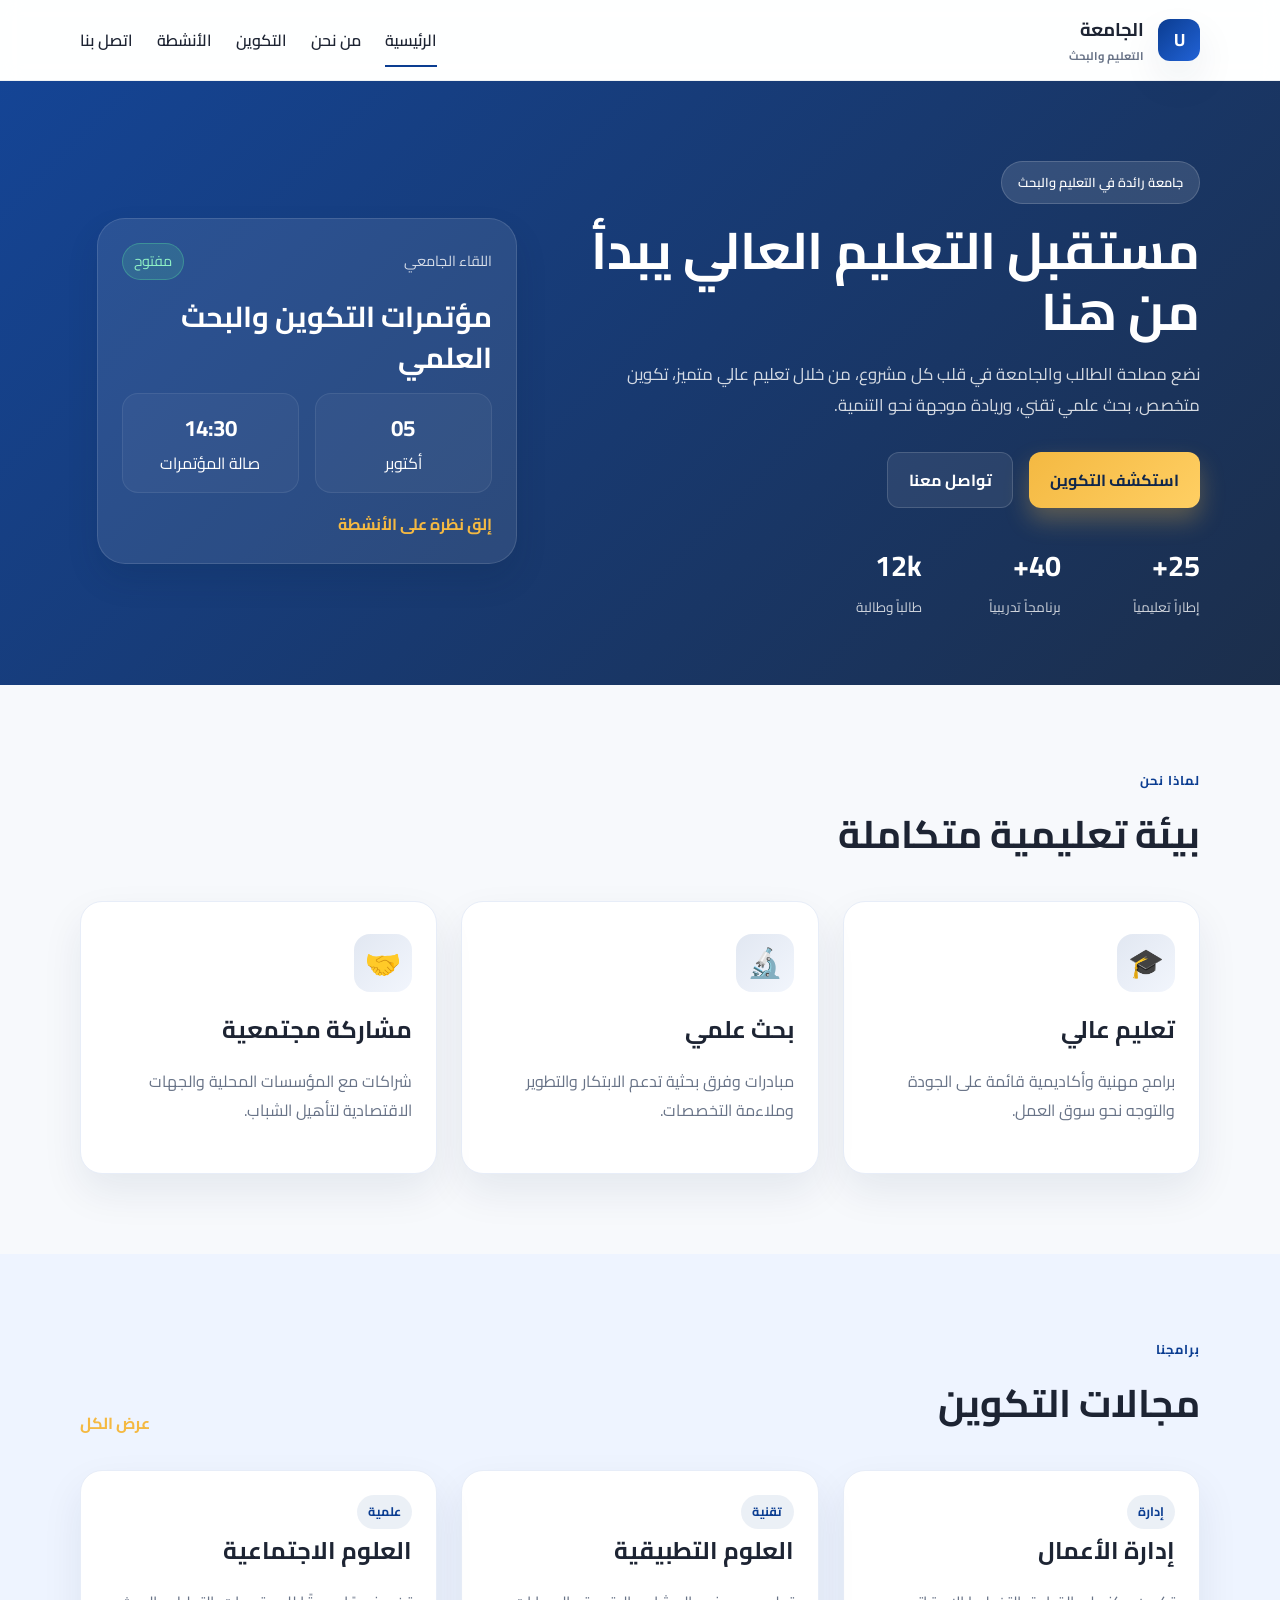
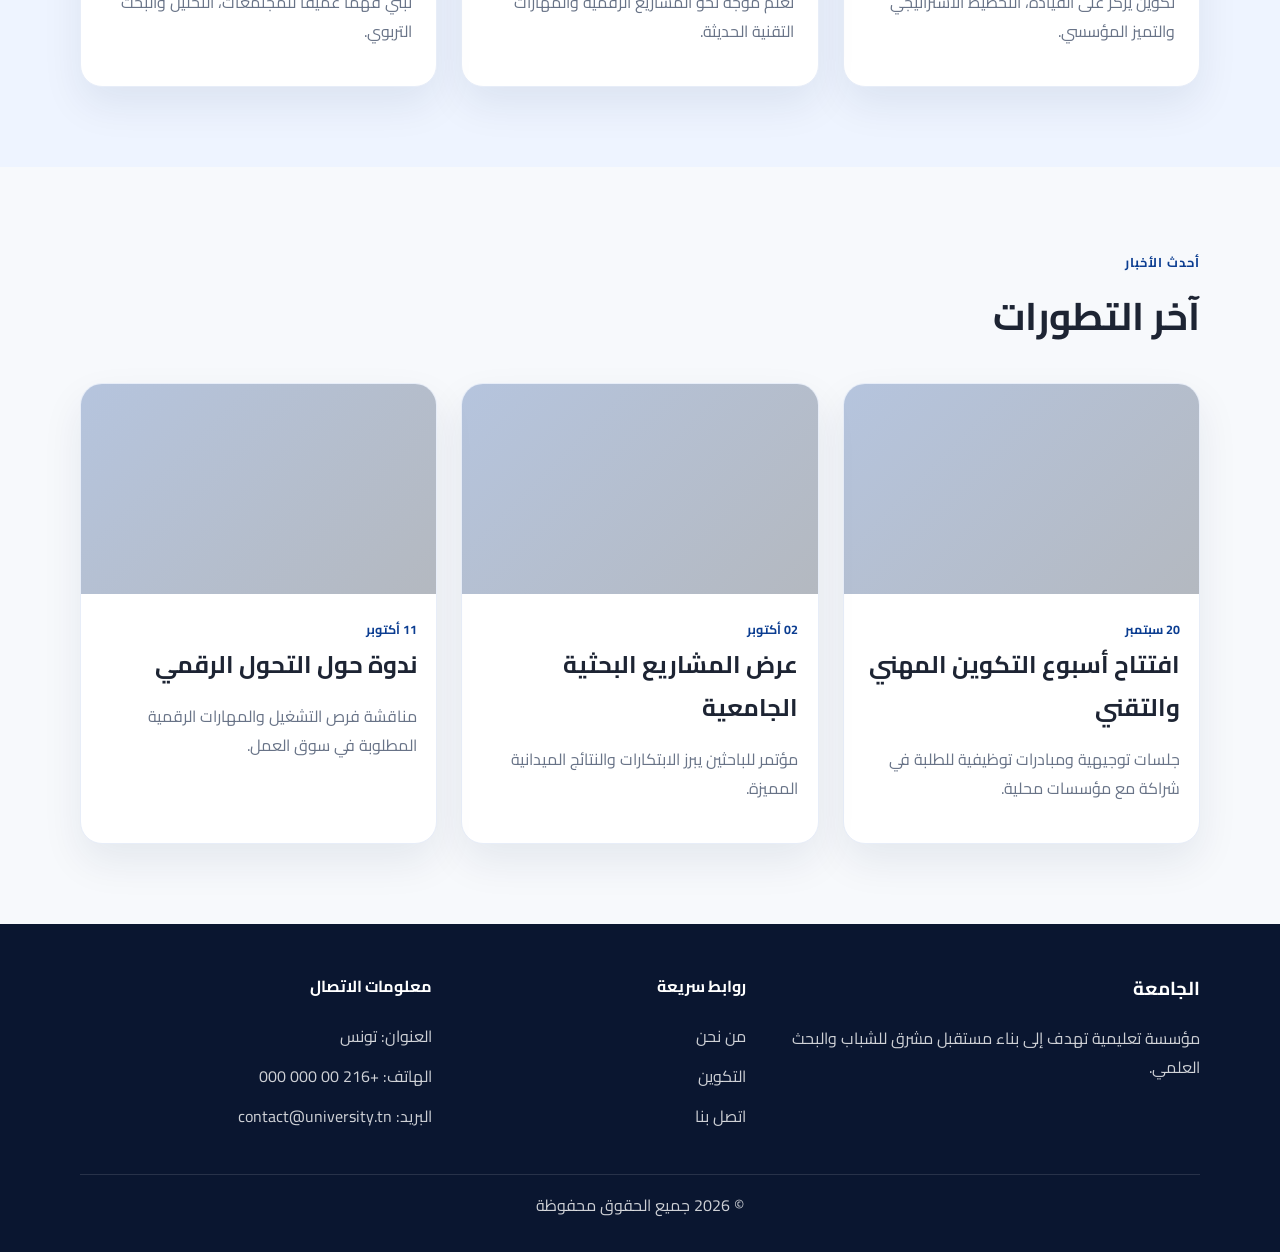
<file: index.html>
<!DOCTYPE html>
<html lang="ar" dir="rtl">
  <head>
    <meta charset="UTF-8" />
    <meta name="viewport" content="width=device-width, initial-scale=1.0" />
    <title>الجامعة التونسية - الصفحة الرئيسية</title>
    <meta
      name="description"
      content="جامعة حديثة تقدم تعليم عالي، تكوين، بحث علمي وخدمات مؤسساتية." />
    <link rel="preconnect" href="https://fonts.googleapis.com" />
    <link rel="preconnect" href="https://fonts.gstatic.com" crossorigin />
    <link
      href="https://fonts.googleapis.com/css2?family=Cairo:wght@400;500;600;700;800&display=swap"
      rel="stylesheet" />
    <link rel="stylesheet" href="styles.css" />
  </head>
  <body>
    <header class="site-header">
      <div class="container nav-wrap">
        <a href="index.html" class="brand" aria-label="الجامعة التونسية">
          <span class="brand-mark">U</span>
          <div>
            <strong>الجامعة</strong>
            <small>التعليم والبحث</small>
          </div>
        </a>

        <button class="nav-toggle" aria-label="فتح القائمة" aria-expanded="false">
          <span></span><span></span><span></span>
        </button>

        <nav class="main-nav">
          <a href="index.html" class="active">الرئيسية</a>
          <a href="about.html">من نحن</a>
          <a href="formations.html">التكوين</a>
          <a href="actualites.html">الأنشطة</a>
          <a href="contact.html">اتصل بنا</a>
        </nav>
      </div>
    </header>

    <main>
      <section class="hero">
        <div class="container hero-grid">
          <div class="hero-content">
            <span class="pill">جامعة رائدة في التعليم والبحث</span>
            <h1>مستقبل التعليم العالي يبدأ من هنا</h1>
            <p>
              نضع مصلحة الطالب والجامعة في قلب كل مشروع، من خلال تعليم عالي
              متميز، تكوين متخصص، بحث علمي تقني، وريادة موجهة نحو التنمية.
            </p>
            <div class="hero-actions">
              <a href="formations.html" class="btn btn-primary">استكشف التكوين</a>
              <a href="contact.html" class="btn btn-secondary">تواصل معنا</a>
            </div>
            <ul class="mini-stats">
              <li><strong>25+</strong><span>إطاراً تعليمياً</span></li>
              <li><strong>40+</strong><span>برنامجاً تدريبياً</span></li>
              <li><strong>12k</strong><span>طالباً وطالبة</span></li>
            </ul>
          </div>

          <div class="hero-panel">
            <div class="panel-card">
              <div class="panel-header">
                <span>اللقاء الجامعي</span>
                <span class="badge">مفتوح</span>
              </div>
              <h3>مؤتمرات التكوين والبحث العلمي</h3>
              <div class="event-list">
                <div>
                  <strong>05</strong>
                  <span>أكتوبر</span>
                </div>
                <div>
                  <strong>14:30</strong>
                  <span>صالة المؤتمرات</span>
                </div>
              </div>
              <a href="actualites.html" class="text-link">إلق نظرة على الأنشطة</a>
            </div>
          </div>
        </div>
      </section>

      <section class="section">
        <div class="container">
          <div class="section-head">
            <span class="eyebrow">لماذا نحن</span>
            <h2>بيئة تعليمية متكاملة</h2>
          </div>

          <div class="feature-grid">
            <article class="feature-card">
              <div class="icon-wrap">🎓</div>
              <h3>تعليم عالي</h3>
              <p>برامج مهنية وأكاديمية قائمة على الجودة والتوجه نحو سوق العمل.</p>
            </article>
            <article class="feature-card">
              <div class="icon-wrap">🔬</div>
              <h3>بحث علمي</h3>
              <p>مبادرات وفرق بحثية تدعم الابتكار والتطوير وملاءمة التخصصات.</p>
            </article>
            <article class="feature-card">
              <div class="icon-wrap">🤝</div>
              <h3>مشاركة مجتمعية</h3>
              <p>شراكات مع المؤسسات المحلية والجهات الاقتصادية لتأهيل الشباب.</p>
            </article>
          </div>
        </div>
      </section>

      <section class="section muted">
        <div class="container">
          <div class="section-head split">
            <div>
              <span class="eyebrow">برامجنا</span>
              <h2>مجالات التكوين</h2>
            </div>
            <a href="formations.html" class="text-link">عرض الكل</a>
          </div>

          <div class="program-grid">
            <article class="program-card">
              <span class="tag">إدارة</span>
              <h3>إدارة الأعمال</h3>
              <p>تكوين يركز على القيادة، التخطيط الاستراتيجي والتميز المؤسسي.</p>
            </article>
            <article class="program-card">
              <span class="tag">تقنية</span>
              <h3>العلوم التطبيقية</h3>
              <p>تعلم موجه نحو المشاريع الرقمية والمهارات التقنية الحديثة.</p>
            </article>
            <article class="program-card">
              <span class="tag">علمية</span>
              <h3>العلوم الاجتماعية</h3>
              <p>تبني فهمًا عميقًا للمجتمعات، التحليل والبحث التربوي.</p>
            </article>
          </div>
        </div>
      </section>

      <section class="section">
        <div class="container">
          <div class="section-head">
            <span class="eyebrow">أحدث الأخبار</span>
            <h2>آخر التطورات</h2>
          </div>

          <div class="news-grid">
            <article class="news-card">
              <div class="news-image image-one"></div>
              <div class="news-body">
                <span class="date">20 سبتمبر</span>
                <h3>افتتاح أسبوع التكوين المهني والتقني</h3>
                <p>جلسات توجيهية ومبادرات توظيفية للطلبة في شراكة مع مؤسسات محلية.</p>
              </div>
            </article>
            <article class="news-card">
              <div class="news-image image-two"></div>
              <div class="news-body">
                <span class="date">02 أكتوبر</span>
                <h3>عرض المشاريع البحثية الجامعية</h3>
                <p>مؤتمر للباحثين يبرز الابتكارات والنتائج الميدانية المميزة.</p>
              </div>
            </article>
            <article class="news-card">
              <div class="news-image image-three"></div>
              <div class="news-body">
                <span class="date">11 أكتوبر</span>
                <h3>ندوة حول التحول الرقمي</h3>
                <p>مناقشة فرص التشغيل والمهارات الرقمية المطلوبة في سوق العمل.</p>
              </div>
            </article>
          </div>
        </div>
      </section>
    </main>

    <footer class="site-footer">
      <div class="container footer-wrap">
        <div>
          <h3>الجامعة</h3>
          <p>مؤسسة تعليمية تهدف إلى بناء مستقبل مشرق للشباب والبحث العلمي.</p>
        </div>
        <div>
          <h4>روابط سريعة</h4>
          <ul>
            <li><a href="about.html">من نحن</a></li>
            <li><a href="formations.html">التكوين</a></li>
            <li><a href="contact.html">اتصل بنا</a></li>
          </ul>
        </div>
        <div>
          <h4>معلومات الاتصال</h4>
          <ul>
            <li>العنوان: تونس</li>
            <li>الهاتف: +216 00 000 000</li>
            <li>البريد: contact@university.tn</li>
          </ul>
        </div>
      </div>
      <div class="container bottom-bar">
        <span>© <span id="year"></span> جميع الحقوق محفوظة</span>
      </div>
    </footer>

    <script src="script.js"></script>
  </body>
</html>
</file>
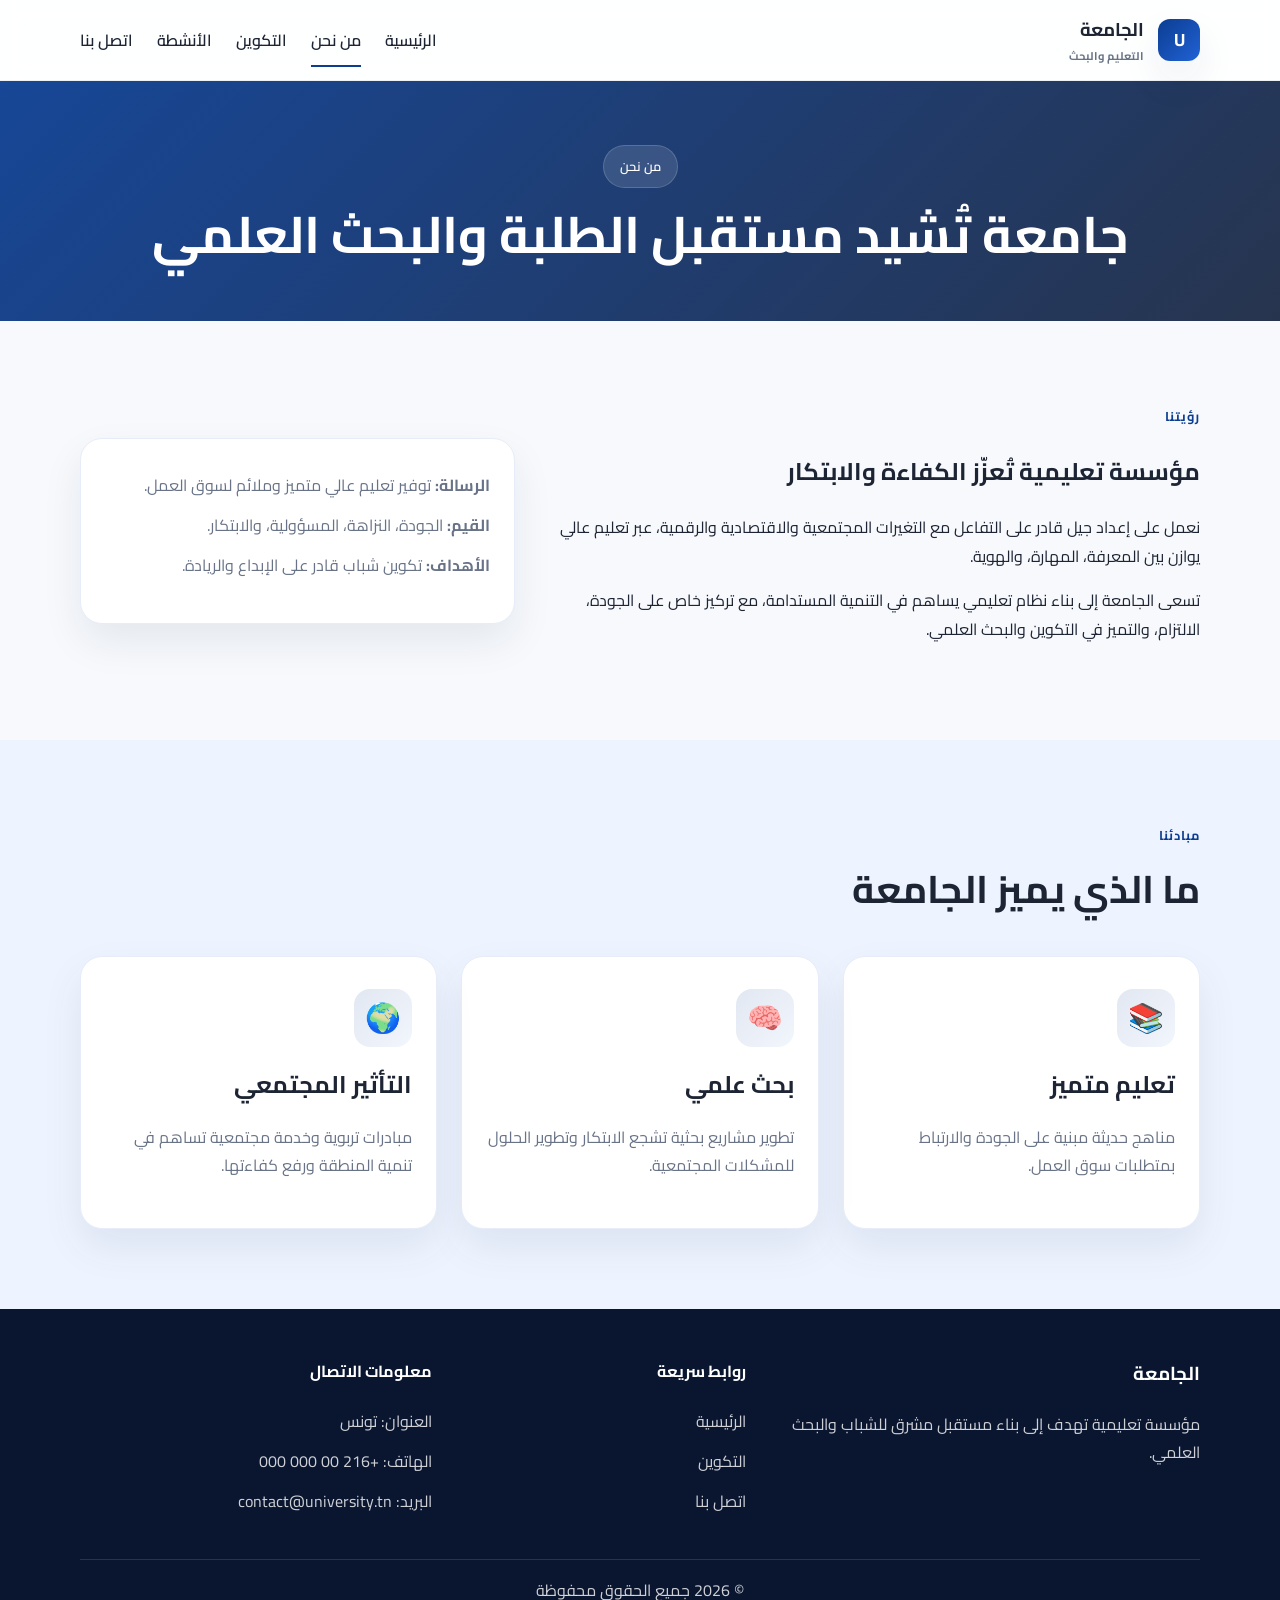
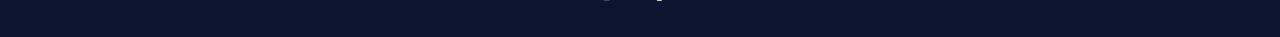
<file: about.html>
<!DOCTYPE html>
<html lang="ar" dir="rtl">
  <head>
    <meta charset="UTF-8" />
    <meta name="viewport" content="width=device-width, initial-scale=1.0" />
    <title>من نحن | الجامعة</title>
    <meta name="description" content="تعرف على الجامعة، رسالتها، قيمها، ومبادراتها في التعليم والبحث." />
    <link rel="preconnect" href="https://fonts.googleapis.com" />
    <link rel="preconnect" href="https://fonts.gstatic.com" crossorigin />
    <link
      href="https://fonts.googleapis.com/css2?family=Cairo:wght@400;500;600;700;800&display=swap"
      rel="stylesheet" />
    <link rel="stylesheet" href="styles.css" />
  </head>
  <body>
    <header class="site-header">
      <div class="container nav-wrap">
        <a href="index.html" class="brand" aria-label="الجامعة التونسية">
          <span class="brand-mark">U</span>
          <div>
            <strong>الجامعة</strong>
            <small>التعليم والبحث</small>
          </div>
        </a>

        <button class="nav-toggle" aria-label="فتح القائمة" aria-expanded="false">
          <span></span><span></span><span></span>
        </button>

        <nav class="main-nav">
          <a href="index.html">الرئيسية</a>
          <a href="about.html" class="active">من نحن</a>
          <a href="formations.html">التكوين</a>
          <a href="actualites.html">الأنشطة</a>
          <a href="contact.html">اتصل بنا</a>
        </nav>
      </div>
    </header>

    <main>
      <section class="page-hero small-hero">
        <div class="container page-hero-inner">
          <span class="pill">من نحن</span>
          <h1>جامعة تُشيد مستقبل الطلبة والبحث العلمي</h1>
        </div>
      </section>

      <section class="section">
        <div class="container two-col">
          <div>
            <span class="eyebrow">رؤيتنا</span>
            <h2>مؤسسة تعليمية تُعزّز الكفاءة والابتكار</h2>
            <p>
              نعمل على إعداد جيل قادر على التفاعل مع التغيرات المجتمعية والاقتصادية
              والرقمية، عبر تعليم عالي يوازن بين المعرفة، المهارة، والهوية.
            </p>
            <p>
              تسعى الجامعة إلى بناء نظام تعليمي يساهم في التنمية المستدامة، مع
              تركيز خاص على الجودة، الالتزام، والتميز في التكوين والبحث العلمي.
            </p>
          </div>
          <div class="info-panel">
            <ul>
              <li><strong>الرسالة:</strong> توفير تعليم عالي متميز وملائم لسوق العمل.</li>
              <li><strong>القيم:</strong> الجودة، النزاهة، المسؤولية، والابتكار.</li>
              <li><strong>الأهداف:</strong> تكوين شباب قادر على الإبداع والريادة.</li>
            </ul>
          </div>
        </div>
      </section>

      <section class="section muted">
        <div class="container">
          <div class="section-head">
            <span class="eyebrow">مبادئنا</span>
            <h2>ما الذي يميز الجامعة</h2>
          </div>

          <div class="feature-grid three-columns">
            <article class="feature-card">
              <div class="icon-wrap">📚</div>
              <h3>تعليم متميز</h3>
              <p>مناهج حديثة مبنية على الجودة والارتباط بمتطلبات سوق العمل.</p>
            </article>
            <article class="feature-card">
              <div class="icon-wrap">🧠</div>
              <h3>بحث علمي</h3>
              <p>تطوير مشاريع بحثية تشجع الابتكار وتطوير الحلول للمشكلات المجتمعية.</p>
            </article>
            <article class="feature-card">
              <div class="icon-wrap">🌍</div>
              <h3>التأثير المجتمعي</h3>
              <p>مبادرات تربوية وخدمة مجتمعية تساهم في تنمية المنطقة ورفع كفاءتها.</p>
            </article>
          </div>
        </div>
      </section>
    </main>

    <footer class="site-footer">
      <div class="container footer-wrap">
        <div>
          <h3>الجامعة</h3>
          <p>مؤسسة تعليمية تهدف إلى بناء مستقبل مشرق للشباب والبحث العلمي.</p>
        </div>
        <div>
          <h4>روابط سريعة</h4>
          <ul>
            <li><a href="index.html">الرئيسية</a></li>
            <li><a href="formations.html">التكوين</a></li>
            <li><a href="contact.html">اتصل بنا</a></li>
          </ul>
        </div>
        <div>
          <h4>معلومات الاتصال</h4>
          <ul>
            <li>العنوان: تونس</li>
            <li>الهاتف: +216 00 000 000</li>
            <li>البريد: contact@university.tn</li>
          </ul>
        </div>
      </div>
      <div class="container bottom-bar">
        <span>© <span id="year"></span> جميع الحقوق محفوظة</span>
      </div>
    </footer>

    <script src="script.js"></script>
  </body>
</html>
</file>
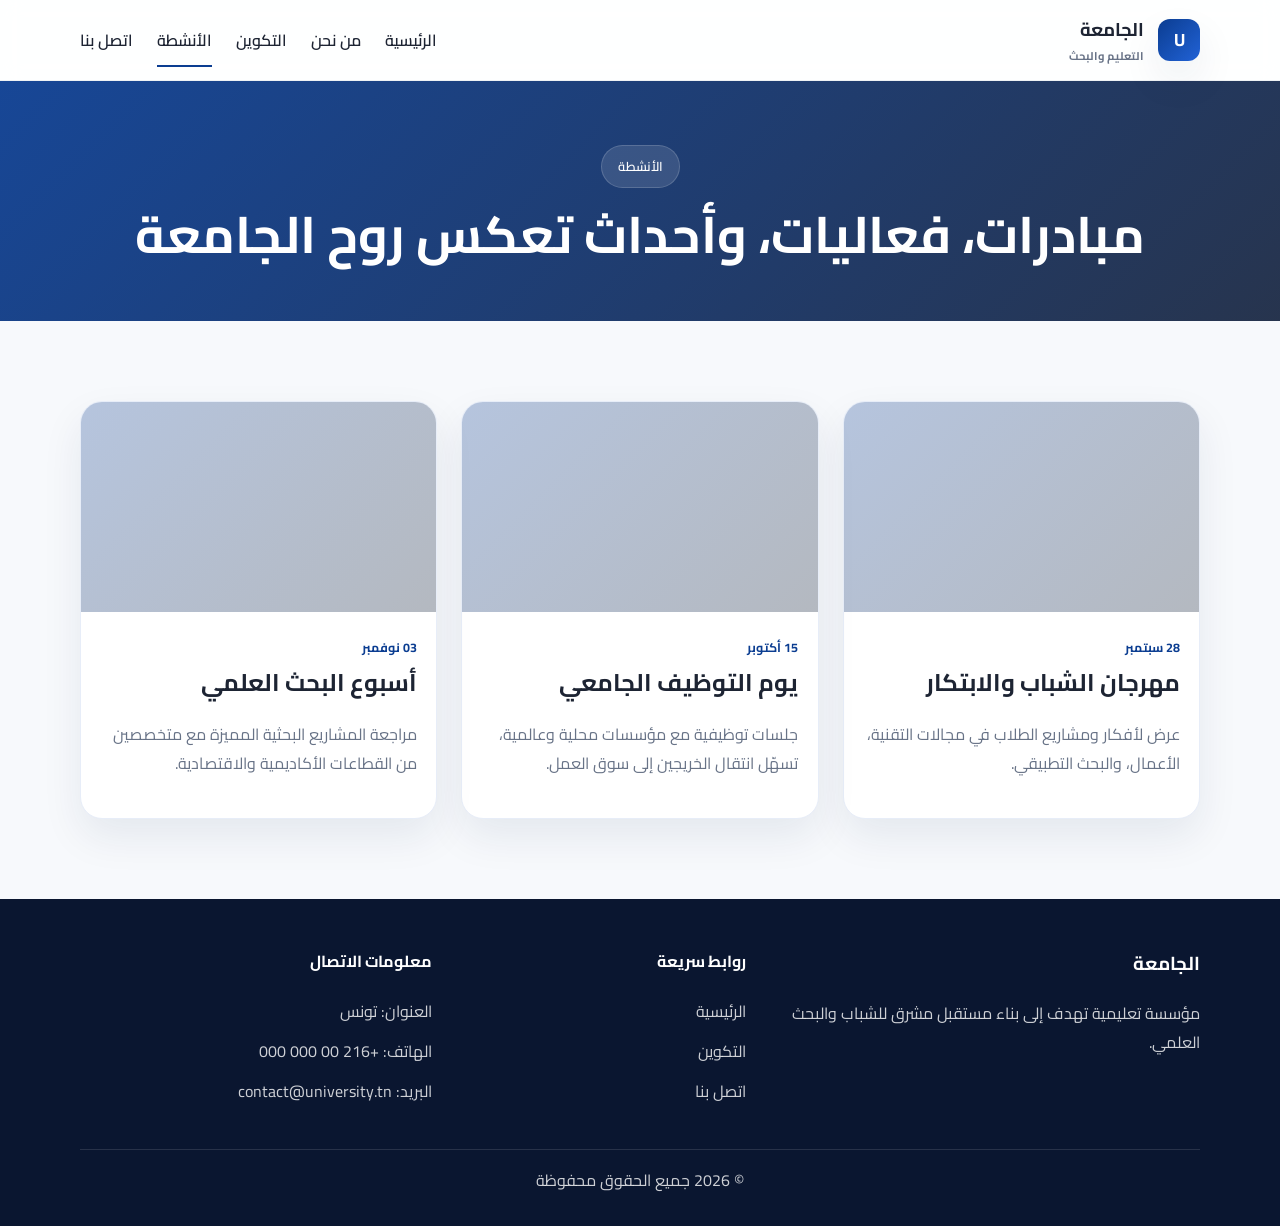
<file: actualites.html>
<!DOCTYPE html>
<html lang="ar" dir="rtl">
  <head>
    <meta charset="UTF-8" />
    <meta name="viewport" content="width=device-width, initial-scale=1.0" />
    <title>الأنشطة | الجامعة</title>
    <meta name="description" content="استكشف الأنشطة والفعاليات والجوائز والفعاليات الجامعية." />
    <link rel="preconnect" href="https://fonts.googleapis.com" />
    <link rel="preconnect" href="https://fonts.gstatic.com" crossorigin />
    <link
      href="https://fonts.googleapis.com/css2?family=Cairo:wght@400;500;600;700;800&display=swap"
      rel="stylesheet" />
    <link rel="stylesheet" href="styles.css" />
  </head>
  <body>
    <header class="site-header">
      <div class="container nav-wrap">
        <a href="index.html" class="brand" aria-label="الجامعة التونسية">
          <span class="brand-mark">U</span>
          <div>
            <strong>الجامعة</strong>
            <small>التعليم والبحث</small>
          </div>
        </a>

        <button class="nav-toggle" aria-label="فتح القائمة" aria-expanded="false">
          <span></span><span></span><span></span>
        </button>

        <nav class="main-nav">
          <a href="index.html">الرئيسية</a>
          <a href="about.html">من نحن</a>
          <a href="formations.html">التكوين</a>
          <a href="actualites.html" class="active">الأنشطة</a>
          <a href="contact.html">اتصل بنا</a>
        </nav>
      </div>
    </header>

    <main>
      <section class="page-hero small-hero">
        <div class="container page-hero-inner">
          <span class="pill">الأنشطة</span>
          <h1>مبادرات، فعاليات، وأحداث تعكس روح الجامعة</h1>
        </div>
      </section>

      <section class="section">
        <div class="container">
          <div class="news-grid">
            <article class="news-card large-news">
              <div class="news-image image-one"></div>
              <div class="news-body">
                <span class="date">28 سبتمبر</span>
                <h3>مهرجان الشباب والابتكار</h3>
                <p>عرض لأفكار ومشاريع الطلاب في مجالات التقنية، الأعمال، والبحث التطبيقي.</p>
              </div>
            </article>
            <article class="news-card large-news">
              <div class="news-image image-two"></div>
              <div class="news-body">
                <span class="date">15 أكتوبر</span>
                <h3>يوم التوظيف الجامعي</h3>
                <p>جلسات توظيفية مع مؤسسات محلية وعالمية، تسهّل انتقال الخريجين إلى سوق العمل.</p>
              </div>
            </article>
            <article class="news-card large-news">
              <div class="news-image image-three"></div>
              <div class="news-body">
                <span class="date">03 نوفمبر</span>
                <h3>أسبوع البحث العلمي</h3>
                <p>مراجعة المشاريع البحثية المميزة مع متخصصين من القطاعات الأكاديمية والاقتصادية.</p>
              </div>
            </article>
          </div>
        </div>
      </section>
    </main>

    <footer class="site-footer">
      <div class="container footer-wrap">
        <div>
          <h3>الجامعة</h3>
          <p>مؤسسة تعليمية تهدف إلى بناء مستقبل مشرق للشباب والبحث العلمي.</p>
        </div>
        <div>
          <h4>روابط سريعة</h4>
          <ul>
            <li><a href="index.html">الرئيسية</a></li>
            <li><a href="formations.html">التكوين</a></li>
            <li><a href="contact.html">اتصل بنا</a></li>
          </ul>
        </div>
        <div>
          <h4>معلومات الاتصال</h4>
          <ul>
            <li>العنوان: تونس</li>
            <li>الهاتف: +216 00 000 000</li>
            <li>البريد: contact@university.tn</li>
          </ul>
        </div>
      </div>
      <div class="container bottom-bar">
        <span>© <span id="year"></span> جميع الحقوق محفوظة</span>
      </div>
    </footer>

    <script src="script.js"></script>
  </body>
</html>
</file>
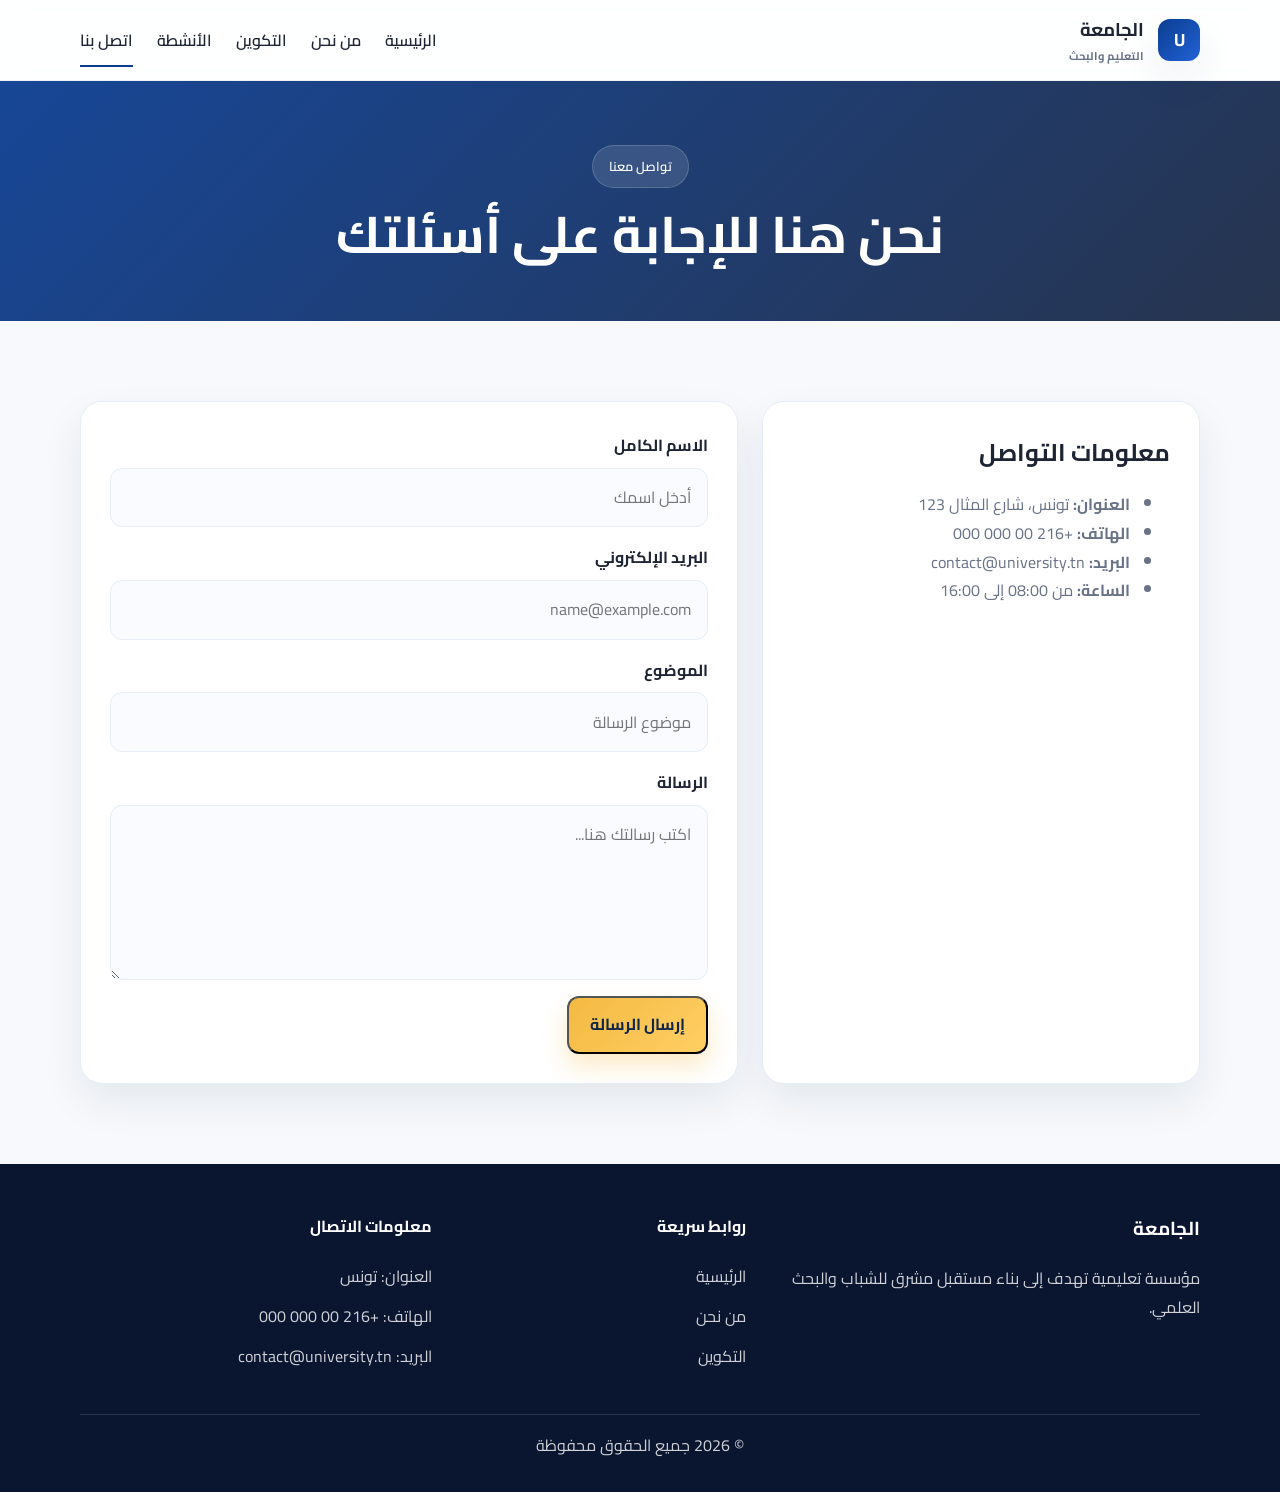
<file: contact.html>
<!DOCTYPE html>
<html lang="ar" dir="rtl">
  <head>
    <meta charset="UTF-8" />
    <meta name="viewport" content="width=device-width, initial-scale=1.0" />
    <title>اتصل بنا | الجامعة</title>
    <meta name="description" content="تواصل مع الجامعة عبر الهاتف، البريد الإلكتروني أو النموذج المخصص." />
    <link rel="preconnect" href="https://fonts.googleapis.com" />
    <link rel="preconnect" href="https://fonts.gstatic.com" crossorigin />
    <link
      href="https://fonts.googleapis.com/css2?family=Cairo:wght@400;500;600;700;800&display=swap"
      rel="stylesheet" />
    <link rel="stylesheet" href="styles.css" />
  </head>
  <body>
    <header class="site-header">
      <div class="container nav-wrap">
        <a href="index.html" class="brand" aria-label="الجامعة التونسية">
          <span class="brand-mark">U</span>
          <div>
            <strong>الجامعة</strong>
            <small>التعليم والبحث</small>
          </div>
        </a>

        <button class="nav-toggle" aria-label="فتح القائمة" aria-expanded="false">
          <span></span><span></span><span></span>
        </button>

        <nav class="main-nav">
          <a href="index.html">الرئيسية</a>
          <a href="about.html">من نحن</a>
          <a href="formations.html">التكوين</a>
          <a href="actualites.html">الأنشطة</a>
          <a href="contact.html" class="active">اتصل بنا</a>
        </nav>
      </div>
    </header>

    <main>
      <section class="page-hero small-hero">
        <div class="container page-hero-inner">
          <span class="pill">تواصل معنا</span>
          <h1>نحن هنا للإجابة على أسئلتك</h1>
        </div>
      </section>

      <section class="section">
        <div class="container contact-grid">
          <div class="contact-card">
            <h3>معلومات التواصل</h3>
            <ul>
              <li><strong>العنوان:</strong> تونس، شارع المثال 123</li>
              <li><strong>الهاتف:</strong> +216 00 000 000</li>
              <li><strong>البريد:</strong> contact@university.tn</li>
              <li><strong>الساعة:</strong> من 08:00 إلى 16:00</li>
            </ul>
          </div>

          <form class="contact-form">
            <div class="field-group">
              <label>الاسم الكامل</label>
              <input type="text" placeholder="أدخل اسمك" />
            </div>
            <div class="field-group">
              <label>البريد الإلكتروني</label>
              <input type="email" placeholder="name@example.com" />
            </div>
            <div class="field-group">
              <label>الموضوع</label>
              <input type="text" placeholder="موضوع الرسالة" />
            </div>
            <div class="field-group">
              <label>الرسالة</label>
              <textarea rows="5" placeholder="اكتب رسالتك هنا..."></textarea>
            </div>
            <button type="submit" class="btn btn-primary">إرسال الرسالة</button>
          </form>
        </div>
      </section>
    </main>

    <footer class="site-footer">
      <div class="container footer-wrap">
        <div>
          <h3>الجامعة</h3>
          <p>مؤسسة تعليمية تهدف إلى بناء مستقبل مشرق للشباب والبحث العلمي.</p>
        </div>
        <div>
          <h4>روابط سريعة</h4>
          <ul>
            <li><a href="index.html">الرئيسية</a></li>
            <li><a href="about.html">من نحن</a></li>
            <li><a href="formations.html">التكوين</a></li>
          </ul>
        </div>
        <div>
          <h4>معلومات الاتصال</h4>
          <ul>
            <li>العنوان: تونس</li>
            <li>الهاتف: +216 00 000 000</li>
            <li>البريد: contact@university.tn</li>
          </ul>
        </div>
      </div>
      <div class="container bottom-bar">
        <span>© <span id="year"></span> جميع الحقوق محفوظة</span>
      </div>
    </footer>

    <script src="script.js"></script>
  </body>
</html>
</file>
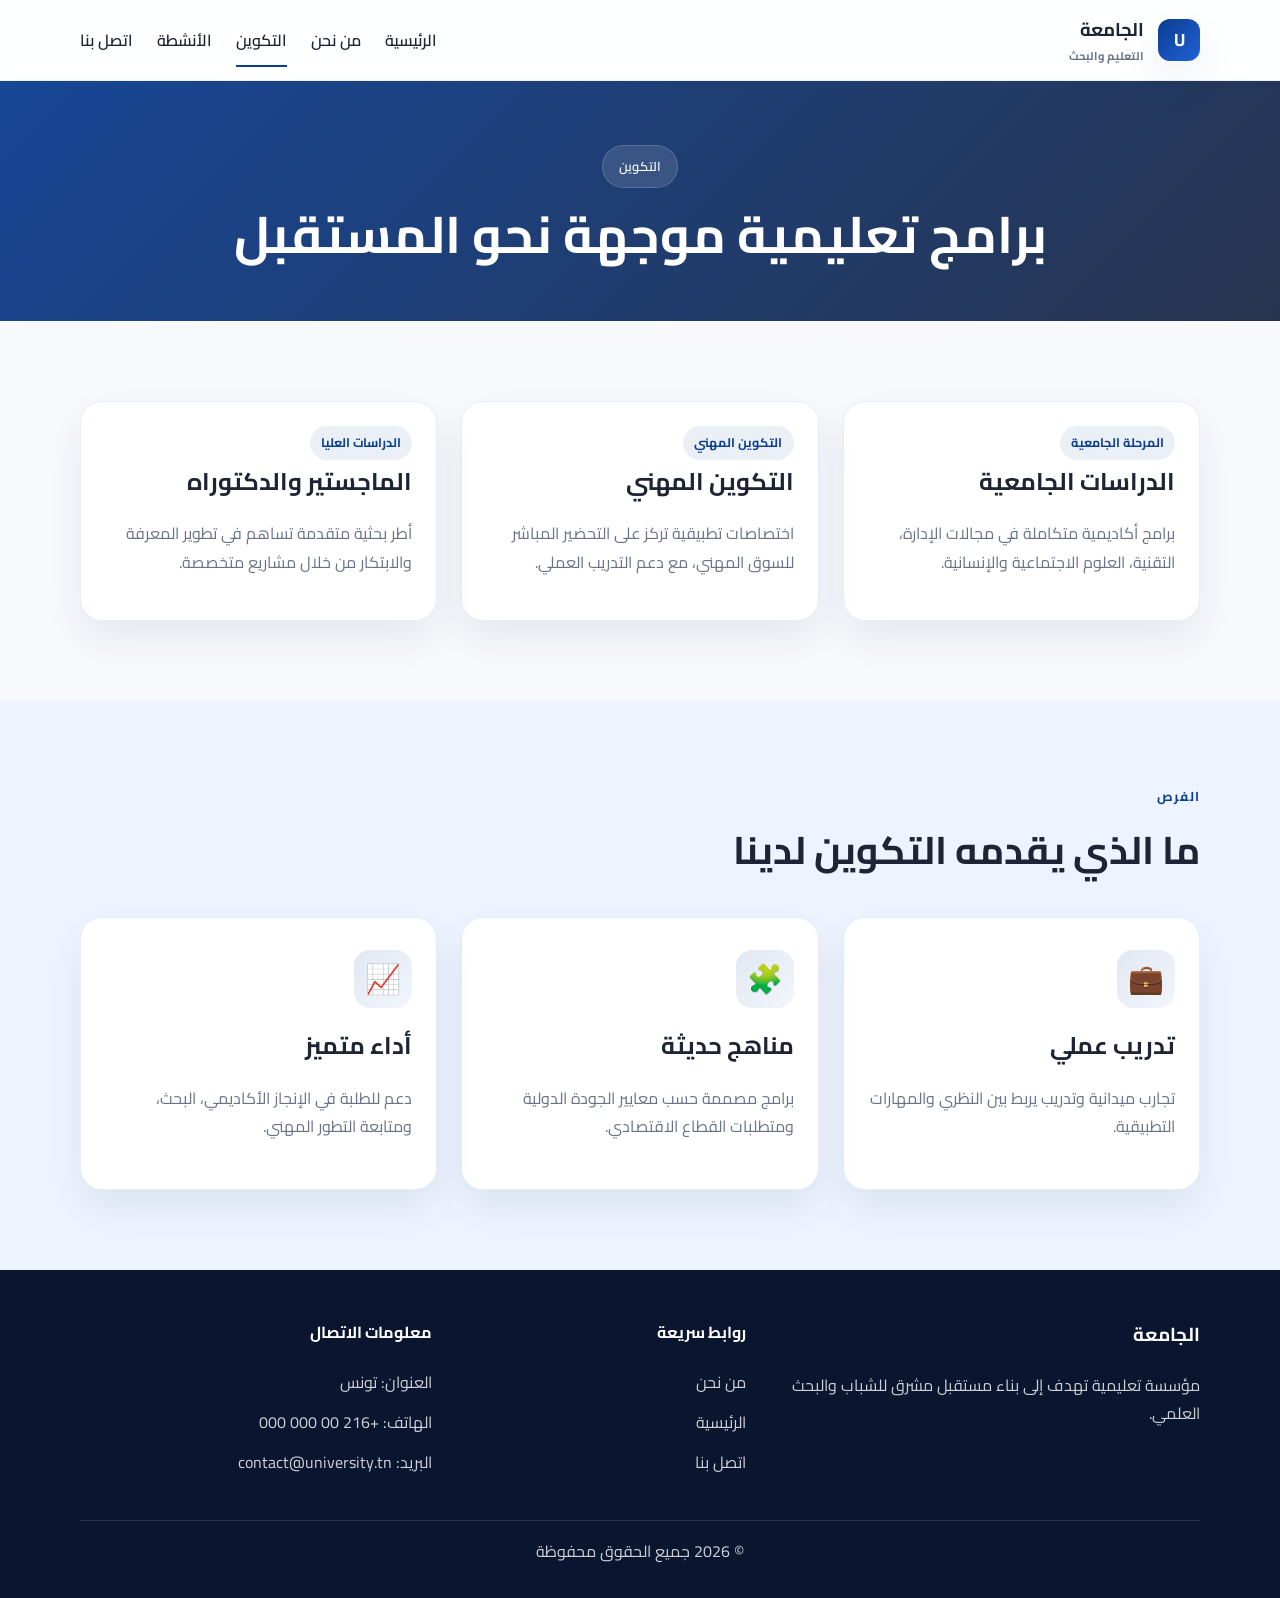
<file: formations.html>
<!DOCTYPE html>
<html lang="ar" dir="rtl">
  <head>
    <meta charset="UTF-8" />
    <meta name="viewport" content="width=device-width, initial-scale=1.0" />
    <title>التكوين | الجامعة</title>
    <meta name="description" content="اكتشف برامج التكوين، الشهادات، والفرص الأكاديمية المتاحة." />
    <link rel="preconnect" href="https://fonts.googleapis.com" />
    <link rel="preconnect" href="https://fonts.gstatic.com" crossorigin />
    <link
      href="https://fonts.googleapis.com/css2?family=Cairo:wght@400;500;600;700;800&display=swap"
      rel="stylesheet" />
    <link rel="stylesheet" href="styles.css" />
  </head>
  <body>
    <header class="site-header">
      <div class="container nav-wrap">
        <a href="index.html" class="brand" aria-label="الجامعة التونسية">
          <span class="brand-mark">U</span>
          <div>
            <strong>الجامعة</strong>
            <small>التعليم والبحث</small>
          </div>
        </a>

        <button class="nav-toggle" aria-label="فتح القائمة" aria-expanded="false">
          <span></span><span></span><span></span>
        </button>

        <nav class="main-nav">
          <a href="index.html">الرئيسية</a>
          <a href="about.html">من نحن</a>
          <a href="formations.html" class="active">التكوين</a>
          <a href="actualites.html">الأنشطة</a>
          <a href="contact.html">اتصل بنا</a>
        </nav>
      </div>
    </header>

    <main>
      <section class="page-hero small-hero">
        <div class="container page-hero-inner">
          <span class="pill">التكوين</span>
          <h1>برامج تعليمية موجهة نحو المستقبل</h1>
        </div>
      </section>

      <section class="section">
        <div class="container">
          <div class="program-grid large">
            <article class="program-card detail">
              <span class="tag">المرحلة الجامعية</span>
              <h3>الدراسات الجامعية</h3>
              <p>برامج أكاديمية متكاملة في مجالات الإدارة، التقنية، العلوم الاجتماعية والإنسانية.</p>
            </article>
            <article class="program-card detail">
              <span class="tag">التكوين المهني</span>
              <h3>التكوين المهني</h3>
              <p>اختصاصات تطبيقية تركز على التحضير المباشر للسوق المهني، مع دعم التدريب العملي.</p>
            </article>
            <article class="program-card detail">
              <span class="tag">الدراسات العليا</span>
              <h3>الماجستير والدكتوراه</h3>
              <p>أطر بحثية متقدمة تساهم في تطوير المعرفة والابتكار من خلال مشاريع متخصصة.</p>
            </article>
          </div>
        </div>
      </section>

      <section class="section muted">
        <div class="container">
          <div class="section-head">
            <span class="eyebrow">الفرص</span>
            <h2>ما الذي يقدمه التكوين لدينا</h2>
          </div>

          <div class="feature-grid">
            <article class="feature-card">
              <div class="icon-wrap">💼</div>
              <h3>تدريب عملي</h3>
              <p>تجارب ميدانية وتدريب يربط بين النظري والمهارات التطبيقية.</p>
            </article>
            <article class="feature-card">
              <div class="icon-wrap">🧩</div>
              <h3>مناهج حديثة</h3>
              <p>برامج مصممة حسب معايير الجودة الدولية ومتطلبات القطاع الاقتصادي.</p>
            </article>
            <article class="feature-card">
              <div class="icon-wrap">📈</div>
              <h3>أداء متميز</h3>
              <p>دعم للطلبة في الإنجاز الأكاديمي، البحث، ومتابعة التطور المهني.</p>
            </article>
          </div>
        </div>
      </section>
    </main>

    <footer class="site-footer">
      <div class="container footer-wrap">
        <div>
          <h3>الجامعة</h3>
          <p>مؤسسة تعليمية تهدف إلى بناء مستقبل مشرق للشباب والبحث العلمي.</p>
        </div>
        <div>
          <h4>روابط سريعة</h4>
          <ul>
            <li><a href="about.html">من نحن</a></li>
            <li><a href="index.html">الرئيسية</a></li>
            <li><a href="contact.html">اتصل بنا</a></li>
          </ul>
        </div>
        <div>
          <h4>معلومات الاتصال</h4>
          <ul>
            <li>العنوان: تونس</li>
            <li>الهاتف: +216 00 000 000</li>
            <li>البريد: contact@university.tn</li>
          </ul>
        </div>
      </div>
      <div class="container bottom-bar">
        <span>© <span id="year"></span> جميع الحقوق محفوظة</span>
      </div>
    </footer>

    <script src="script.js"></script>
  </body>
</html>
</file>
<file: styles.css>
:root {
  --primary: #0b3d91;
  --primary-dark: #072d64;
  --secondary: #f5f8ff;
  --accent: #f4b942;
  --text: #1d2433;
  --muted: #687387;
  --card: #ffffff;
  --border: #e7edf8;
  --shadow: 0 18px 40px rgba(8, 37, 82, 0.08);
}

* {
  box-sizing: border-box;
}

html {
  scroll-behavior: smooth;
}

body {
  margin: 0;
  font-family: "Cairo", sans-serif;
  background: #f7f9fc;
  color: var(--text);
  line-height: 1.8;
  direction: rtl;
}

img {
  max-width: 100%;
  display: block;
}

a {
  color: inherit;
  text-decoration: none;
}

button,
input,
textarea {
  font: inherit;
}

.container {
  width: min(1120px, calc(100% - 2rem));
  margin: 0 auto;
}

.site-header {
  position: sticky;
  top: 0;
  z-index: 100;
  backdrop-filter: blur(10px);
  background: rgba(255, 255, 255, 0.88);
  border-bottom: 1px solid rgba(15, 41, 79, 0.06);
}

.nav-wrap {
  display: flex;
  align-items: center;
  justify-content: space-between;
  min-height: 80px;
  gap: 1rem;
}

.brand {
  display: flex;
  align-items: center;
  gap: 0.85rem;
  font-weight: 700;
}

.brand strong {
  display: block;
  font-size: 1.15rem;
}

.brand small {
  display: block;
  font-size: 0.7rem;
  color: var(--muted);
}

.brand-mark {
  width: 42px;
  height: 42px;
  display: grid;
  place-items: center;
  border-radius: 12px;
  background: linear-gradient(135deg, var(--primary), #2162d6);
  color: white;
  font-size: 1.1rem;
  box-shadow: var(--shadow);
}

.main-nav {
  display: flex;
  align-items: center;
  gap: 1.5rem;
}

.main-nav a {
  position: relative;
  color: var(--text);
  font-weight: 600;
  padding: 0.3rem 0;
}

.main-nav a::after {
  content: "";
  position: absolute;
  inset-inline: 0;
  bottom: -8px;
  height: 2px;
  background: var(--primary);
  opacity: 0;
  transform: scaleX(0.5);
  transition: 0.2s ease;
}

.main-nav a:hover::after,
.main-nav a.active::after {
  opacity: 1;
  transform: scaleX(1);
}

.nav-toggle {
  display: none;
  flex-direction: column;
  gap: 5px;
  background: transparent;
  border: 0;
  cursor: pointer;
}

.nav-toggle span {
  width: 28px;
  height: 3px;
  border-radius: 99px;
  background: var(--text);
}

.hero {
  padding: 5rem 0 4rem;
  background: linear-gradient(135deg, rgba(11, 61, 145, 0.96), rgba(9, 29, 60, 0.92));
  color: white;
}

.hero-grid {
  display: grid;
  grid-template-columns: 1.4fr 1fr;
  align-items: center;
  gap: 2rem;
}

.pill {
  display: inline-flex;
  align-items: center;
  padding: 0.55rem 1rem;
  border-radius: 999px;
  background: rgba(255, 255, 255, 0.12);
  border: 1px solid rgba(255, 255, 255, 0.16);
  font-size: 0.8rem;
  font-weight: 600;
}

.hero-content h1,
.page-hero-inner h1 {
  font-size: clamp(2.4rem, 4vw, 4rem);
  line-height: 1.2;
  margin: 1rem 0 1rem;
}

.hero-content p {
  max-width: 620px;
  color: rgba(255, 255, 255, 0.82);
  font-size: 1.05rem;
}

.hero-actions {
  display: flex;
  flex-wrap: wrap;
  gap: 1rem;
  margin: 2rem 0 1.5rem;
}

.btn {
  display: inline-flex;
  align-items: center;
  justify-content: center;
  min-height: 50px;
  padding: 0.8rem 1.3rem;
  border-radius: 12px;
  font-weight: 700;
  transition: transform 0.2s ease, box-shadow 0.2s ease;
}

.btn:hover {
  transform: translateY(-2px);
}

.btn-primary {
  background: linear-gradient(135deg, var(--accent), #ffcf63);
  color: #10264b;
  box-shadow: 0 12px 25px rgba(244, 185, 66, 0.3);
}

.btn-secondary {
  background: rgba(255, 255, 255, 0.08);
  border: 1px solid rgba(255, 255, 255, 0.15);
  color: white;
}

.mini-stats {
  list-style: none;
  padding: 0;
  margin: 2rem 0 0;
  display: flex;
  flex-wrap: wrap;
  gap: 1.2rem;
}

.mini-stats li {
  min-width: 120px;
}

.mini-stats strong {
  display: block;
  font-size: 1.8rem;
  color: #fff;
}

.mini-stats span {
  color: rgba(255, 255, 255, 0.78);
  font-size: 0.85rem;
}

.hero-panel {
  display: flex;
  justify-content: center;
}

.panel-card {
  width: min(100%, 420px);
  background: rgba(255, 255, 255, 0.09);
  border: 1px solid rgba(255, 255, 255, 0.12);
  border-radius: 28px;
  padding: 1.5rem;
  box-shadow: 0 16px 32px rgba(12, 30, 57, 0.12);
}

.panel-header {
  display: flex;
  justify-content: space-between;
  align-items: center;
  color: rgba(255, 255, 255, 0.8);
  font-size: 0.9rem;
}

.badge {
  display: inline-flex;
  align-items: center;
  background: rgba(82, 211, 159, 0.18);
  border: 1px solid rgba(82, 211, 159, 0.38);
  color: #8ef0c5;
  border-radius: 999px;
  padding: 0.3rem 0.7rem;
}

.panel-card h3 {
  font-size: 1.8rem;
  line-height: 1.4;
  margin: 1rem 0;
}

.event-list {
  display: flex;
  gap: 1rem;
  align-items: center;
  margin: 1rem 0 1.1rem;
}

.event-list div {
  flex: 1;
  background: rgba(255, 255, 255, 0.04);
  border: 1px solid rgba(255, 255, 255, 0.08);
  border-radius: 16px;
  padding: 0.9rem 0.8rem;
  text-align: center;
}

.event-list strong {
  display: block;
  font-size: 1.4rem;
}

.text-link {
  font-weight: 700;
  color: var(--accent);
}

.section {
  padding: 5rem 0;
}

.muted {
  background: #eef4ff;
}

.section-head {
  margin-bottom: 2rem;
}

.section-head.split {
  display: flex;
  align-items: end;
  justify-content: space-between;
  gap: 1rem;
}

.eyebrow {
  display: inline-block;
  color: var(--primary);
  font-size: 0.8rem;
  font-weight: 700;
  letter-spacing: 0.08em;
  text-transform: uppercase;
}

.section-head h2 {
  margin: 0.4rem 0 0;
  font-size: clamp(2rem, 3vw, 2.8rem);
}

.feature-grid,
.program-grid,
.news-grid {
  display: grid;
  gap: 1.5rem;
}

.feature-grid {
  grid-template-columns: repeat(3, minmax(0, 1fr));
}

.feature-card,
.program-card,
.news-card,
.info-panel,
.contact-card,
.contact-form {
  background: var(--card);
  border: 1px solid var(--border);
  border-radius: 22px;
  box-shadow: var(--shadow);
}

.feature-card {
  padding: 2rem 1.5rem;
}

.icon-wrap {
  width: 58px;
  height: 58px;
  display: grid;
  place-items: center;
  border-radius: 16px;
  background: linear-gradient(135deg, rgba(11, 61, 145, 0.12), rgba(33, 98, 214, 0.06));
  font-size: 1.8rem;
  margin-bottom: 1rem;
}

.feature-card h3,
.program-card h3,
.news-card h3,
.contact-card h3 {
  margin: 0 0 0.8rem;
  font-size: 1.5rem;
}

.feature-card p,
.program-card p,
.news-card p,
.info-panel li,
.contact-card li {
  color: var(--muted);
}

.program-grid {
  grid-template-columns: repeat(3, minmax(0, 1fr));
}

.program-card {
  padding: 1.5rem;
}

.program-card .tag {
  display: inline-flex;
  padding: 0.35rem 0.7rem;
  border-radius: 999px;
  background: rgba(11, 61, 145, 0.08);
  color: var(--primary);
  font-weight: 700;
  font-size: 0.78rem;
}

.program-card.detail {
  min-height: 220px;
}

.news-grid {
  grid-template-columns: repeat(3, minmax(0, 1fr));
}

.news-card {
  overflow: hidden;
}

.news-image {
  height: 210px;
  background-size: cover;
  background-position: center;
}

.image-one {
  background: linear-gradient(135deg, rgba(11, 61, 145, 0.3), rgba(6, 22, 47, 0.3)), url('https://images.unsplash.com/photo-1522202176988-66273c2fd55f?auto=format&fit=crop&w=900&q=80') center/cover no-repeat;
}

.image-two {
  background: linear-gradient(135deg, rgba(11, 61, 145, 0.3), rgba(6, 22, 47, 0.3)), url('https://images.unsplash.com/photo-1516321318423-f06f85e504b3?auto=format&fit=crop&w=900&q=80') center/cover no-repeat;
}

.image-three {
  background: linear-gradient(135deg, rgba(11, 61, 145, 0.3), rgba(6, 22, 47, 0.3)), url('https://images.unsplash.com/photo-1523240795612-9a054b0db644?auto=format&fit=crop&w=900&q=80') center/cover no-repeat;
}

.news-body {
  padding: 1.25rem 1.2rem 1.5rem;
}

.date {
  display: inline-block;
  color: var(--primary);
  font-weight: 700;
  font-size: 0.78rem;
}

.page-hero {
  background: linear-gradient(135deg, rgba(11, 61, 145, 0.95), rgba(10, 25, 54, 0.88));
  color: white;
  padding: 4rem 0 3.5rem;
}

.page-hero-inner {
  text-align: center;
}

.small-hero .page-hero-inner h1 {
  margin-bottom: 0;
}

.two-col {
  display: grid;
  grid-template-columns: 1.2fr 0.8fr;
  gap: 2rem;
  align-items: center;
}

.info-panel {
  padding: 2rem 1.5rem;
}

.info-panel ul,
.site-footer ul {
  list-style: none;
  padding: 0;
  margin: 0;
}

.info-panel li,
.site-footer li {
  margin-bottom: 0.7rem;
}

.three-columns {
  grid-template-columns: repeat(3, minmax(0, 1fr));
}

.contact-grid {
  display: grid;
  grid-template-columns: 0.8fr 1.2fr;
  gap: 1.5rem;
}

.contact-card,
.contact-form {
  padding: 1.8rem;
}

.field-group {
  display: flex;
  flex-direction: column;
  gap: 0.5rem;
  margin-bottom: 1rem;
}

.field-group label {
  font-weight: 700;
}

.field-group input,
.field-group textarea {
  width: 100%;
  padding: 0.9rem 1rem;
  border-radius: 12px;
  border: 1px solid var(--border);
  background: #f9fbff;
}

.site-footer {
  background: #0a1630;
  color: rgba(255, 255, 255, 0.8);
  padding-top: 3rem;
}

.footer-wrap {
  display: grid;
  grid-template-columns: 1.2fr 0.8fr 1fr;
  gap: 2rem;
  padding-bottom: 2rem;
}

.site-footer h3,
.site-footer h4 {
  color: white;
  margin-top: 0;
}

.bottom-bar {
  border-top: 1px solid rgba(255, 255, 255, 0.12);
  padding: 1rem 0 2rem;
  text-align: center;
}

@media (max-width: 900px) {
  .hero-grid,
  .two-col,
  .contact-grid,
  .footer-wrap,
  .feature-grid,
  .program-grid,
  .news-grid {
    grid-template-columns: 1fr;
  }

  .main-nav {
    position: absolute;
    top: calc(100% + 12px);
    right: 1rem;
    left: 1rem;
    background: white;
    border: 1px solid var(--border);
    border-radius: 18px;
    padding: 1rem;
    box-shadow: var(--shadow);
    display: none;
    flex-direction: column;
    align-items: flex-start;
  }

  .main-nav.open {
    display: flex;
  }

  .nav-toggle {
    display: flex;
  }
}
</file>
